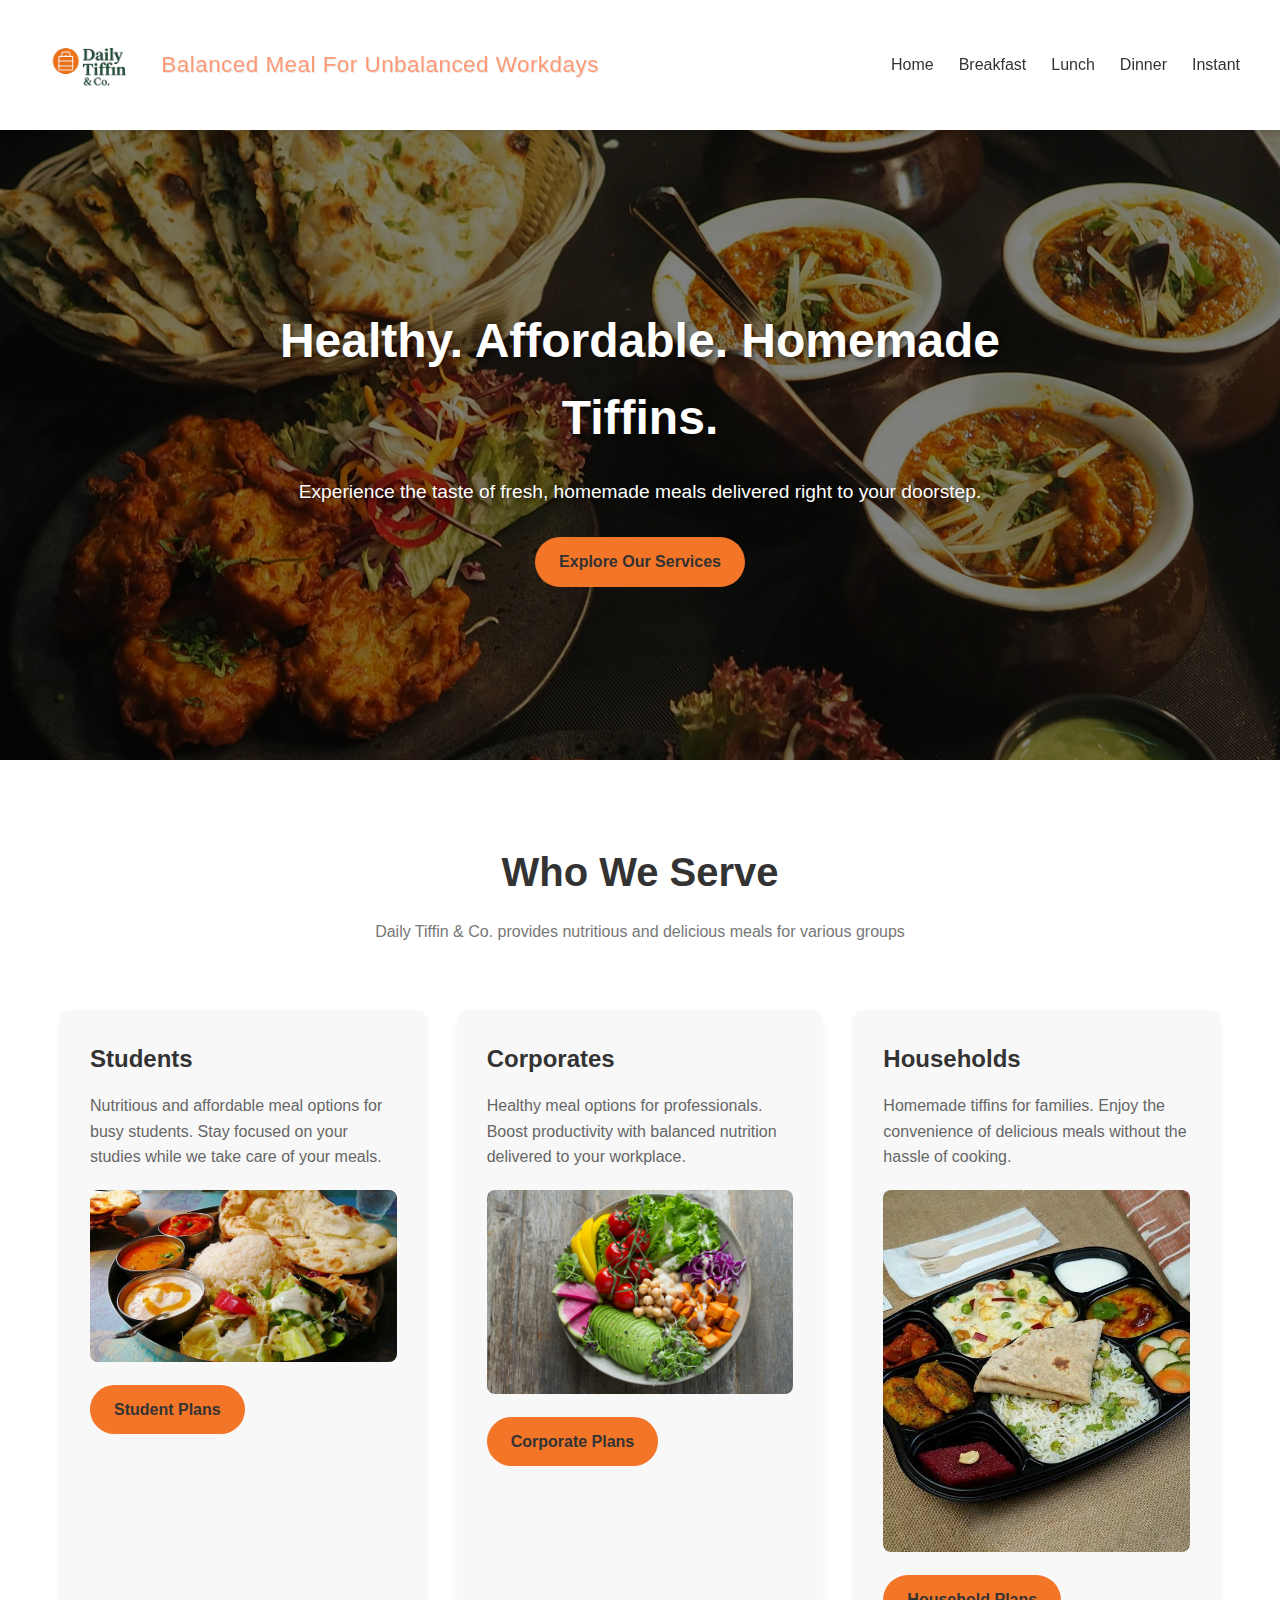
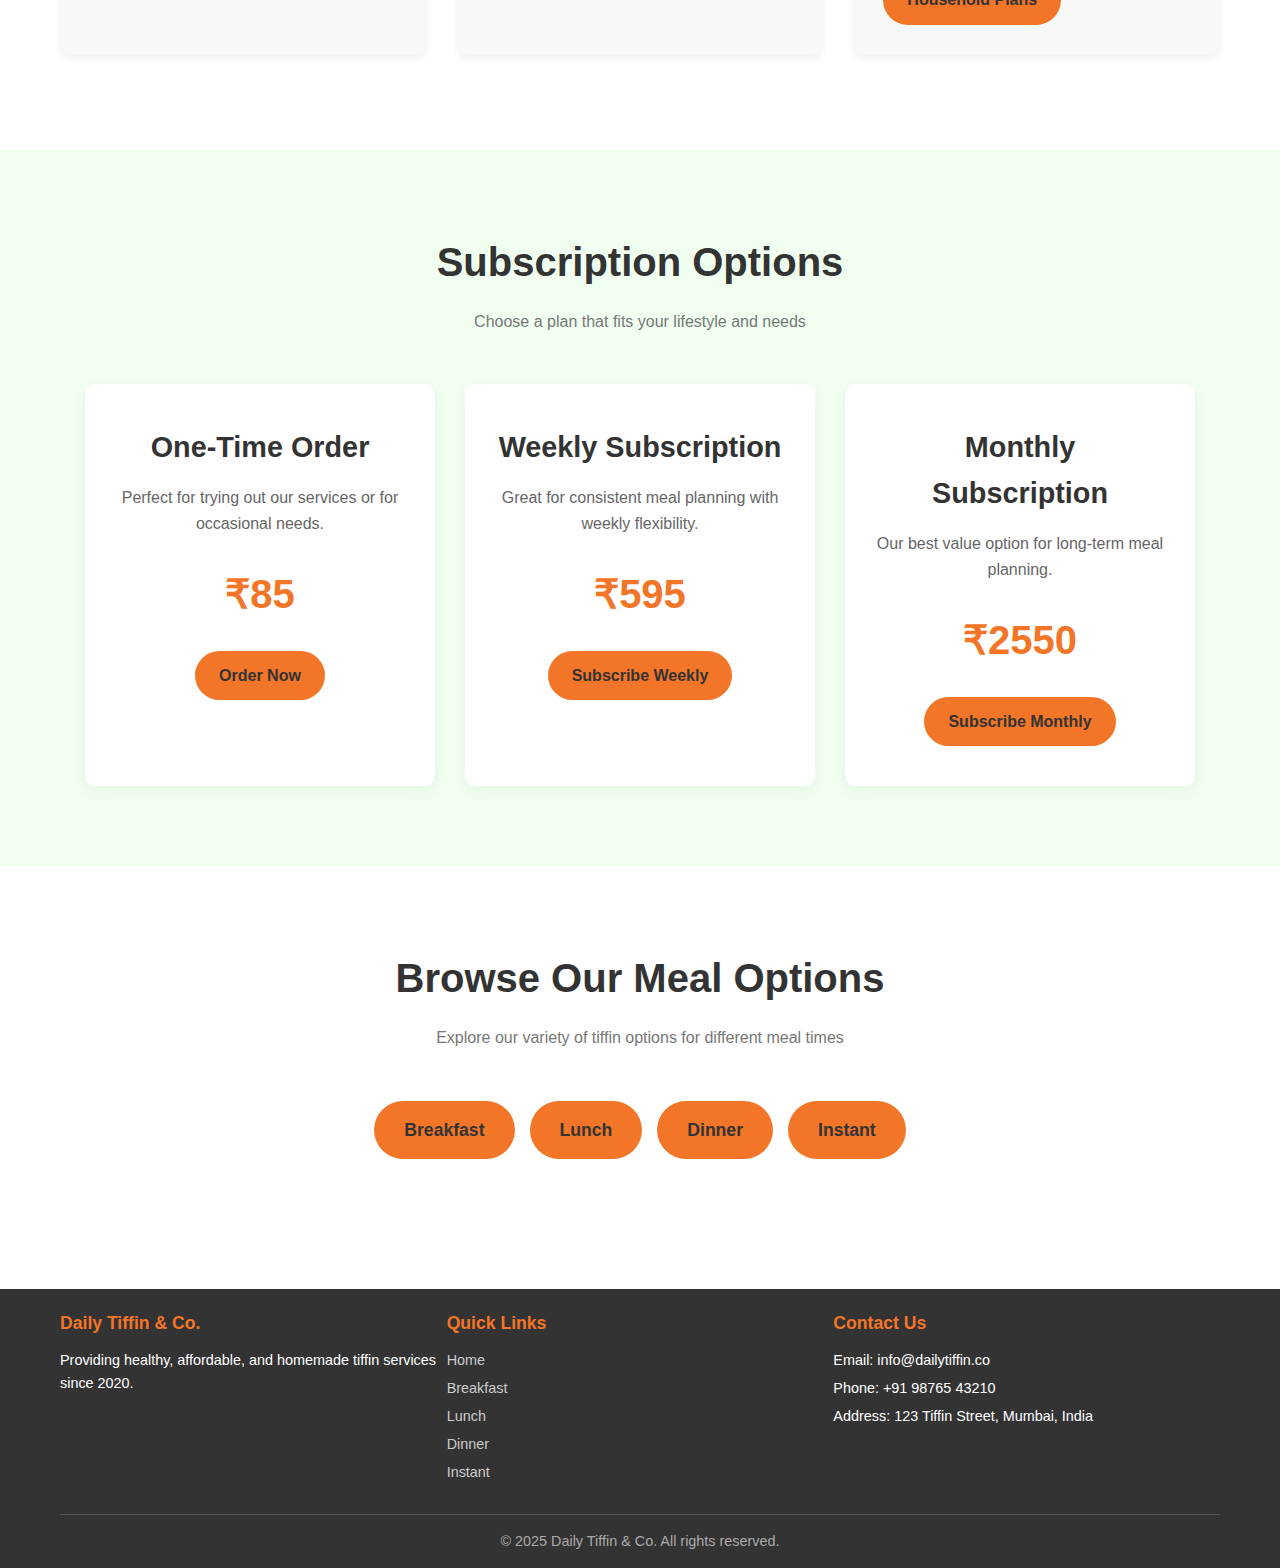
<file: index.html>
<!DOCTYPE html>
<html lang="en">
<head>
    <meta charset="UTF-8">
    <meta name="viewport" content="width=device-width, initial-scale=1.0">
    <title>Daily Tiffin & Co. - Healthy, Affordable, Homemade Tiffins</title>
    <link rel="stylesheet" href="css/styles.css">
</head>
<body>
    <!-- Header Section -->
    <header>
        <div class="container header-container">
            <img src="assets/Daily_Tiffin_226x223.png" alt="Daily Tiffin & Co. Logo" class="logo">
            <div class="tagline">Balanced Meal For Unbalanced Workdays</div>
            <button class="mobile-menu-btn">☰</button>
            <nav>
                <ul>
                    <li><a href="index.html">Home</a></li>
                    <li><a href="breakfast.html">Breakfast</a></li>
                    <li><a href="lunch.html">Lunch</a></li>
                    <li><a href="dinner.html">Dinner</a></li>
                    <li><a href="instant.html">Instant</a></li>
                </ul>
            </nav>
        </div>
    </header>

    <!-- Hero Section -->
    <section class="hero">
        <img src="assets/banner 1.jpg" alt="Delicious Tiffin Meals" class="hero-img">
        <div class="hero-content">
            <h1>Healthy. Affordable. Homemade Tiffins.</h1>
            <p>Experience the taste of fresh, homemade meals delivered right to your doorstep.</p>
            <a href="#target-groups" class="btn">Explore Our Services</a>
        </div>
    </section>

    <!-- Target Groups Section -->
    <section id="target-groups" class="section">
        <div class="container">
            <div class="section-title">
                <h2>Who We Serve</h2>
                <p>Daily Tiffin & Co. provides nutritious and delicious meals for various groups</p>
            </div>
            <div class="target-groups">
                <div class="target-group-card">
                    <h3>Students</h3>
                    <p>Nutritious and affordable meal options for busy students. Stay focused on your studies while we take care of your meals.</p>
                    <img src="assets/regular meal.jpeg" alt="Student Tiffin" style="width: 100%; border-radius: 8px; margin-bottom: 15px;">
                    <a href="#" class="btn">Student Plans</a>
                </div>
                <div class="target-group-card">
                    <h3>Corporates</h3>
                    <p>Healthy meal options for professionals. Boost productivity with balanced nutrition delivered to your workplace.</p>
                    <img src="assets/healthy meal.jpg" alt="Corporate Tiffin" style="width: 100%; border-radius: 8px; margin-bottom: 15px;">
                    <a href="#" class="btn">Corporate Plans</a>
                </div>
                <div class="target-group-card">
                    <h3>Households</h3>
                    <p>Homemade tiffins for families. Enjoy the convenience of delicious meals without the hassle of cooking.</p>
                    <img src="assets/veg thali.jpg" alt="Household Tiffin" style="width: 100%; border-radius: 8px; margin-bottom: 15px;">
                    <a href="#" class="btn">Household Plans</a>
                </div>
            </div>
        </div>
    </section>

    <!-- Subscription Options Section -->
    <section class="section subscription-options">
        <div class="container">
            <div class="section-title">
                <h2>Subscription Options</h2>
                <p>Choose a plan that fits your lifestyle and needs</p>
            </div>
            <div class="options-container">
                <div class="option-card">
                    <h3>One-Time Order</h3>
                    <p>Perfect for trying out our services or for occasional needs.</p>
                    <div class="price">₹85</div>
                    <a href="Cart.html" class="btn">Order Now</a>
                </div>
                <div class="option-card">
                    <h3>Weekly Subscription</h3>
                    <p>Great for consistent meal planning with weekly flexibility.</p>
                    <div class="price">₹595</div>
                    <a href="Cart.html" class="btn">Subscribe Weekly</a>
                </div>
                <div class="option-card">
                    <h3>Monthly Subscription</h3>
                    <p>Our best value option for long-term meal planning.</p>
                    <div class="price">₹2550</div>
                    <a href="Cart.html" class="btn">Subscribe Monthly</a>
                </div>
            </div>
        </div>
    </section>

    <!-- Meal Navigation Section -->
    <section class="section">
        <div class="container">
            <div class="section-title">
                <h2>Browse Our Meal Options</h2>
                <p>Explore our variety of tiffin options for different meal times</p>
            </div>
            <div class="meal-nav">
                <a href="breakfast.html" class="btn meal-nav-btn">Breakfast</a>
                <a href="lunch.html" class="btn meal-nav-btn">Lunch</a>
                <a href="dinner.html" class="btn meal-nav-btn">Dinner</a>
                <a href="instant.html" class="btn meal-nav-btn">Instant</a>
            </div>
        </div>
    </section>

    <!-- Footer Section -->
    <footer>
        <div class="container footer-container">
            <div class="footer-column">
                <h3>Daily Tiffin & Co.</h3>
                <p>Providing healthy, affordable, and homemade tiffin services since 2020.</p>
            </div>
            <div class="footer-column">
                <h3>Quick Links</h3>
                <ul>
                    <li><a href="index.html">Home</a></li>
                    <li><a href="breakfast.html">Breakfast</a></li>
                    <li><a href="lunch.html">Lunch</a></li>
                    <li><a href="dinner.html">Dinner</a></li>
                    <li><a href="instant.html">Instant</a></li>
                </ul>
            </div>
            <div class="footer-column">
                <h3>Contact Us</h3>
                <ul>
                    <li>Email: info@dailytiffin.co</li>
                    <li>Phone: +91 98765 43210</li>
                    <li>Address: 123 Tiffin Street, Mumbai, India</li>
                </ul>
            </div>
        </div>
        <div class="container">
            <div class="copyright">
                <p>&copy; 2025 Daily Tiffin & Co. All rights reserved.</p>
            </div>
        </div>
    </footer>
    <script src="js/script.js"></script>
</body>
</html>
</file>
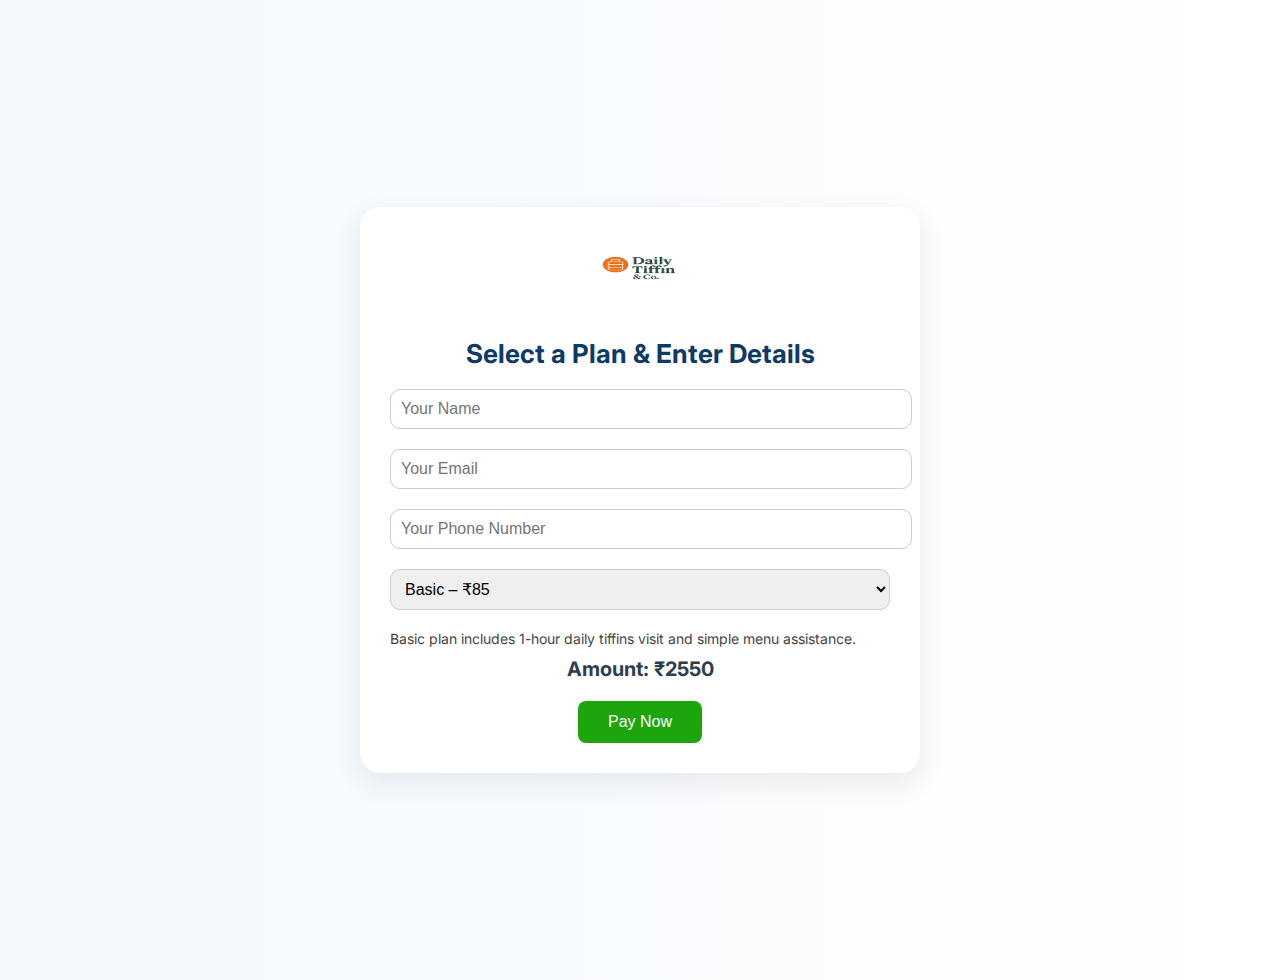
<file: Cart.html>
<!DOCTYPE html>
<html lang="en">
<head>
  <meta charset="UTF-8" />
  <meta name="viewport" content="width=device-width, initial-scale=1.0"/>
  <title>Payment | Daily Tiffins</title>
  <link href="https://fonts.googleapis.com/css2?family=Inter:wght@400;600&display=swap" rel="stylesheet">
  <style>
    body {
      font-family: 'Inter', sans-serif;
      background: linear-gradient(to right, #f3f8fd, #ffffff);
      display: flex;
      justify-content: center;
      align-items: center;
      min-height: 100vh;
      padding: 2rem;
    }

    .card {
      background: #fff;
      border-radius: 20px;
      box-shadow: 0 10px 30px rgba(0, 0, 0, 0.08);
      max-width: 500px;
      width: 100%;
      padding: 30px;
      text-align: center;
    }

    h2 {
      font-size: 26px;
      color: #0d3b66;
      margin-bottom: 10px;
    }

    .logo img {
      height: 60px;
      margin-bottom: 15px;
    }

    input, select {
      padding: 10px;
      width: 100%;
      margin: 10px 0;
      border-radius: 10px;
      border: 1px solid #ccc;
      font-size: 16px;
    }

    .btn-pay {
      padding: 12px 30px;
      font-size: 16px;
      background-color: #1ca60c;
      color: white;
      border: none;
      border-radius: 8px;
      cursor: pointer;
      margin-top: 20px;
      transition: background 0.3s ease;
    }

    .btn-pay:hover {
      background-color: #0056b3;
    }

    .plan-description {
      font-size: 14px;
      color: #444;
      text-align: left;
      margin-top: 10px;
    }

    .price-display {
      margin-top: 10px;
      font-size: 20px;
      font-weight: bold;
      color: #2c3e50;
    }
  </style>
</head>
<body>

  <div class="card">
    <div class="logo">
      <img src="assets/Daily_Tiffin_226x223.png" height="400" width="100" alt="Daily tiffins logo">
    </div>
    <h2>Select a Plan & Enter Details</h2>

    <input type="text" id="name" placeholder="Your Name" required />
    <input type="email" id="email" placeholder="Your Email" required />
    <input type="tel" id="phone" placeholder="Your Phone Number" required />

    <select id="plan-select" onchange="updatePrice()">
      <option value="85">Basic – ₹85</option>
      <option value="120">Basic – ₹120</option>
      <option value="595">Premium – ₹595</option>
      <option value="2550">Elite –  ₹2550</option>
      <option value="120">Basic –  ₹120</option>
      <option value="100">Basic –  ₹100</option>
      <option value="150">Basic–  ₹150</option>
      <option value="150">Basic –  ₹150</option>
      <option value="180">Basic –  ₹180</option>
      <option value="200">Basic–  ₹200</option>
      <option value="140">Basic –  ₹140</option>

      <option value="190">Basic – ₹190</option>
      <option value="210">Basic –₹210</option>
      <option value="130">Basic –₹130</option>
      <option value="210">Basic –₹160</option>  
       <option value="210">Basic –₹180</option>

    
    </select>

    <div class="plan-description" id="plan-description">
      Basic plan includes 1-hour daily tiffins visit and simple menu assistance.
    </div>

    <div class="price-display">Amount: ₹<span id="price-display">2550</span></div>

    <button class="btn-pay" onclick="payNow()">Pay Now</button>
  </div>

  <!-- Razorpay Script -->
  <script src="https://checkout.razorpay.com/v1/checkout.js"></script>
  <script>
    const descriptions = {
      '85': 'One-Time Order',
      '120': 'Basic plan includes 1-hour home chef visit and simple menu assistance.',
      '595': 'Weekly Subscription Great for consistent meal planning with weekly flexibility.',
      '2550': 'Monthly Subscription Our best value option for long-term meal planning..',
      '120': 'Premium Veg Breakfast',
      '100': 'Light Breakfast Combo',
       '150': 'Deluxe Breakfast Thali',
        '150': 'Standard Veg Lunch Thali',
         '180': 'Executive Lunch Box',
          '200': 'Non-Veg Lunch Special',
           '140': 'Light Dinner Thali',
            '190': 'Premium Dinner Box',
             '210': 'Non-Veg Dinner Special',
          
              '130': 'Quick Breakfast Box',
              '160': 'Instant Lunch Combo',
              '180': 'Quick Non-Veg Meal'
           
            
  
   
    };

    function updatePrice() {
      const select = document.getElementById("plan-select");
      const price = select.value;
      document.getElementById("price-display").innerText = price;
      document.getElementById("plan-description").innerText = descriptions[price];
    }

    function payNow() {
      const name = document.getElementById("name").value.trim();
      const email = document.getElementById("email").value.trim();
      const phone = document.getElementById("phone").value.trim();
      const amount = parseInt(document.getElementById("plan-select").value) * 100;

      if (!name || !email || !phone) {
        alert("Please fill all the details before proceeding.");
        return;
      }

      const options = {
        key: "rzp_live_gD6D6uqNgr07Xx", 
        amount: amount,
        currency: "INR",
        name: "BistroConnect",
        description: "Service Plan Payment",
        image: "https://yourdomain.com/assests/",
        handler: function (response) {
          alert("✅ Payment Successful!\nPayment ID: " + response.razorpay_payment_id);
        },
        prefill: {
          name: name,
          email: email,
          contact: phone
        },
        theme: {
          color: "#007bff"
        }
      };

      const rzp = new Razorpay(options);
      rzp.open();
    }
  </script>

</body>
</html>
</file>
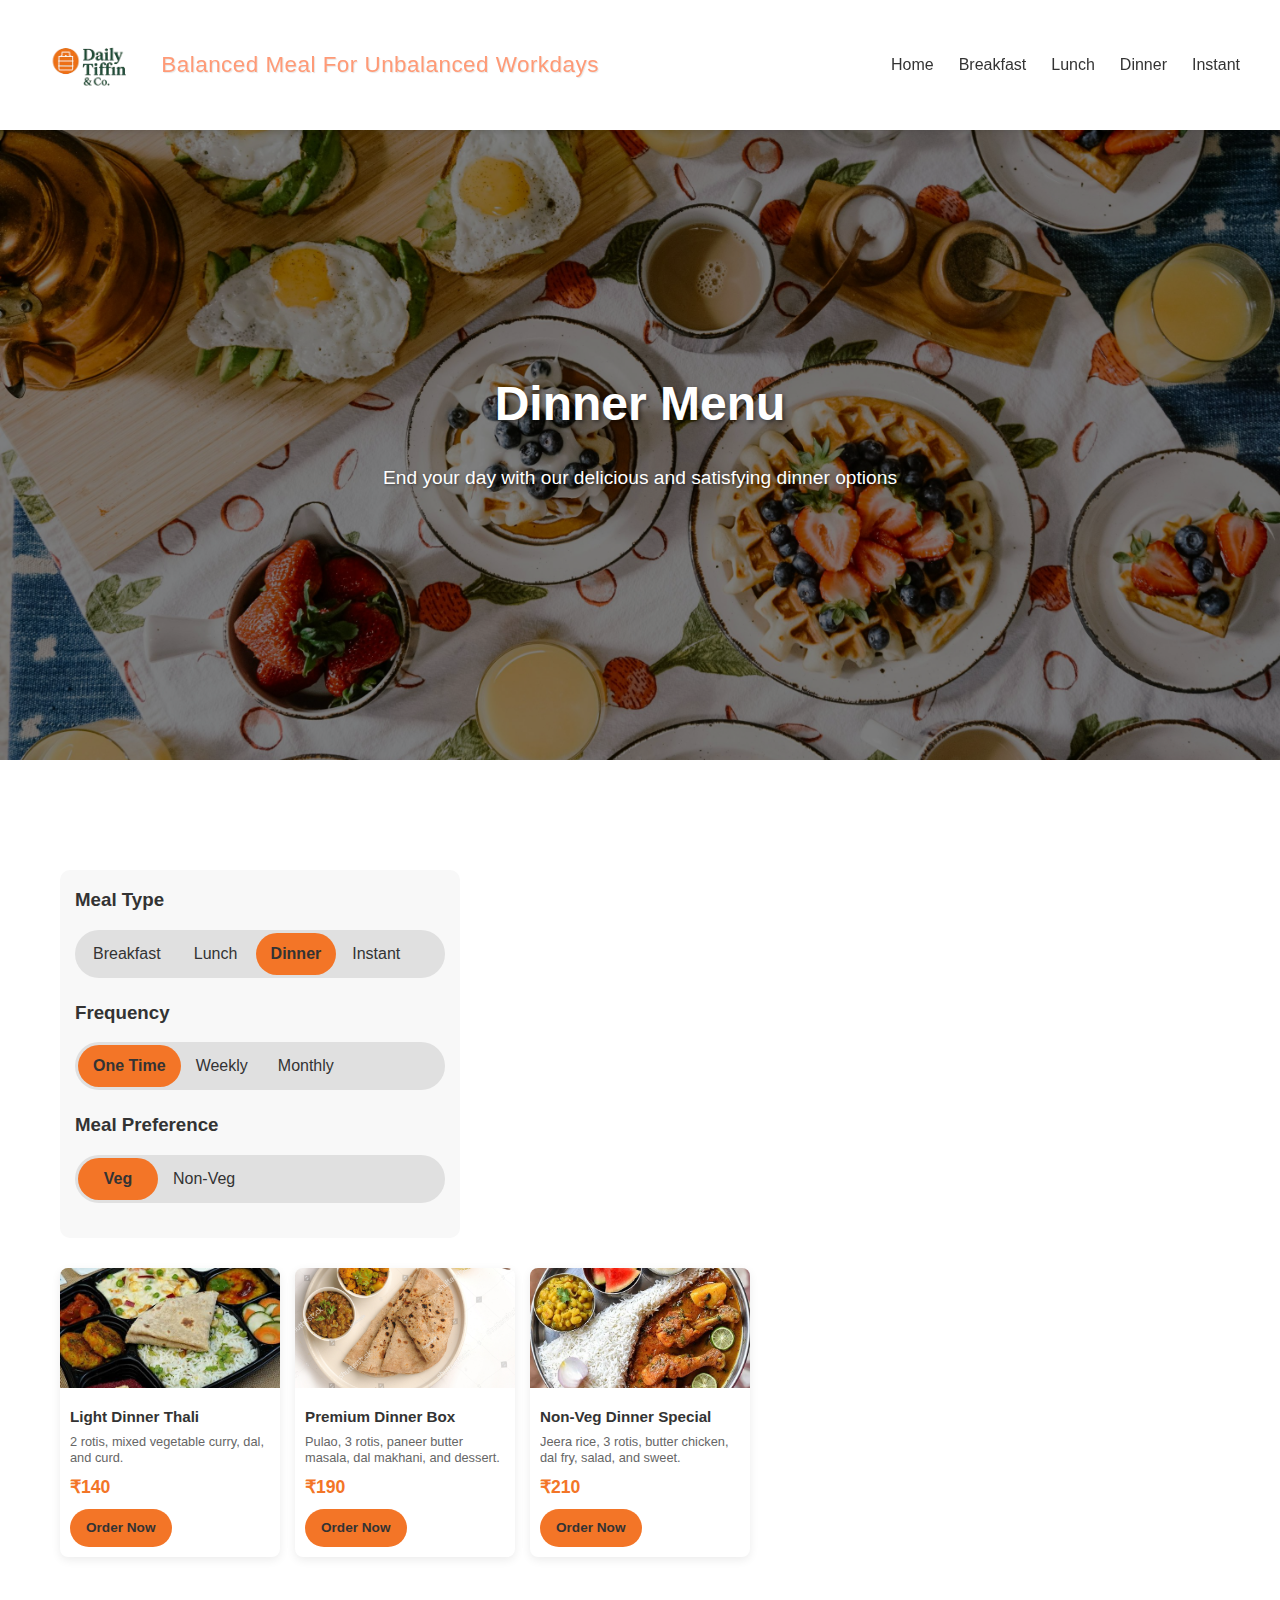
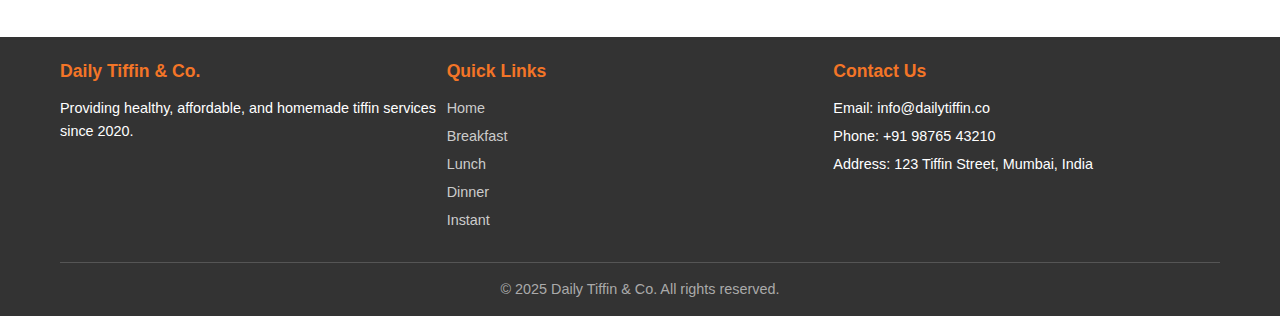
<file: dinner.html>
<!DOCTYPE html>
<html lang="en">
<head>
    <meta charset="UTF-8">
    <meta name="viewport" content="width=device-width, initial-scale=1.0">
    <title>Dinner Menu - Daily Tiffin & Co.</title>
    <link rel="stylesheet" href="css/styles.css">
</head>
<body>
    <!-- Header Section -->
    <header>
        <div class="container header-container">
            <img src="assets/Daily_Tiffin_226x223.png" alt="Daily Tiffin & Co. Logo" class="logo">
            <div class="tagline">Balanced Meal For Unbalanced Workdays</div>
            <button class="mobile-menu-btn">☰</button>
            <nav>
                <ul>
                    <li><a href="index.html">Home</a></li>
                    <li><a href="breakfast.html">Breakfast</a></li>
                    <li><a href="lunch.html">Lunch</a></li>
                    <li><a href="dinner.html">Dinner</a></li>
                    <li><a href="instant.html">Instant</a></li>
                </ul>
            </nav>
        </div>
    </header>

    <!-- Page Banner -->
    <section class="hero" style="height: 70vh;">
        <img src="assets/banner 4.jpg" alt="Dinner Banner" class="hero-img">
        <div class="hero-content">
            <h1>Dinner Menu</h1>
            <p>End your day with our delicious and satisfying dinner options</p>
        </div>
    </section>

    <!-- Toggle Section -->
    <section class="section">
        <div class="container">
            <div class="toggle-container">
                <!-- Meal Type Toggle -->
                <div class="toggle-section">
                    <h3>Meal Type</h3>
                    <div class="toggle-options">
                        <div class="toggle-option">Breakfast</div>
                        <div class="toggle-option">Lunch</div>
                        <div class="toggle-option active">Dinner</div>
                        <div class="toggle-option">Instant</div>
                    </div>
                </div>

                <!-- Frequency Toggle -->
                <div class="toggle-section">
                    <h3>Frequency</h3>
                    <div class="toggle-options">
                        <div class="toggle-option active">One Time</div>
                        <div class="toggle-option">Weekly</div>
                        <div class="toggle-option">Monthly</div>
                    </div>
                </div>

                <!-- Meal Preference Toggle -->
                <div class="toggle-section">
                    <h3>Meal Preference</h3>
                    <div class="toggle-options">
                        <div class="toggle-option active">Veg</div>
                        <div class="toggle-option">Non-Veg</div>
                    </div>
                </div>
            </div>

            <!-- Meal Cards -->
            <div class="meal-cards">
                <div class="meal-card">
                    <img src="assets/veg thali.jpg" alt="Light Dinner Thali" class="meal-img">
                    <div class="meal-content">
                        <h3 class="meal-title">Light Dinner Thali</h3>
                        <p class="meal-description">2 rotis, mixed vegetable curry, dal, and curd.</p>
                        <div class="meal-price">₹140</div>
                        <a href="Cart.html" class="btn">Order Now</a>
                    </div>
                </div>

                <div class="meal-card">
                    <img src="assets/veg thali simple.jpg" alt="Premium Dinner Box" class="meal-img">
                    <div class="meal-content">
                        <h3 class="meal-title">Premium Dinner Box</h3>
                        <p class="meal-description">Pulao, 3 rotis, paneer butter masala, dal makhani, and dessert.</p>
                        <div class="meal-price">₹190</div>
                        <a href="Cart.html" class="btn">Order Now</a>
                    </div>
                </div>

                <div class="meal-card">
                    <img src="assets/non veg thali.jpg" alt="Non-Veg Dinner Special" class="meal-img">
                    <div class="meal-content">
                        <h3 class="meal-title">Non-Veg Dinner Special</h3>
                        <p class="meal-description">Jeera rice, 3 rotis, butter chicken, dal fry, salad, and sweet.</p>
                        <div class="meal-price">₹210</div>
                        <a href="Cart.html" class="btn">Order Now</a>
                    </div>
                </div>
            </div>
        </div>
    </section>

    <!-- Footer Section -->
    <footer>
        <div class="container footer-container">
            <div class="footer-column">
                <h3>Daily Tiffin & Co.</h3>
                <p>Providing healthy, affordable, and homemade tiffin services since 2020.</p>
            </div>
            <div class="footer-column">
                <h3>Quick Links</h3>
                <ul>
                    <li><a href="index.html">Home</a></li>
                    <li><a href="breakfast.html">Breakfast</a></li>
                    <li><a href="lunch.html">Lunch</a></li>
                    <li><a href="dinner.html">Dinner</a></li>
                    <li><a href="instant.html">Instant</a></li>
                </ul>
            </div>
            <div class="footer-column">
                <h3>Contact Us</h3>
                <ul>
                    <li>Email: info@dailytiffin.co</li>
                    <li>Phone: +91 98765 43210</li>
                    <li>Address: 123 Tiffin Street, Mumbai, India</li>
                </ul>
            </div>
        </div>
        <div class="container">
            <div class="copyright">
                <p>&copy; 2025 Daily Tiffin & Co. All rights reserved.</p>
            </div>
        </div>
    </footer>
    <script src="js/script.js"></script>
</body>
</html>
</file>
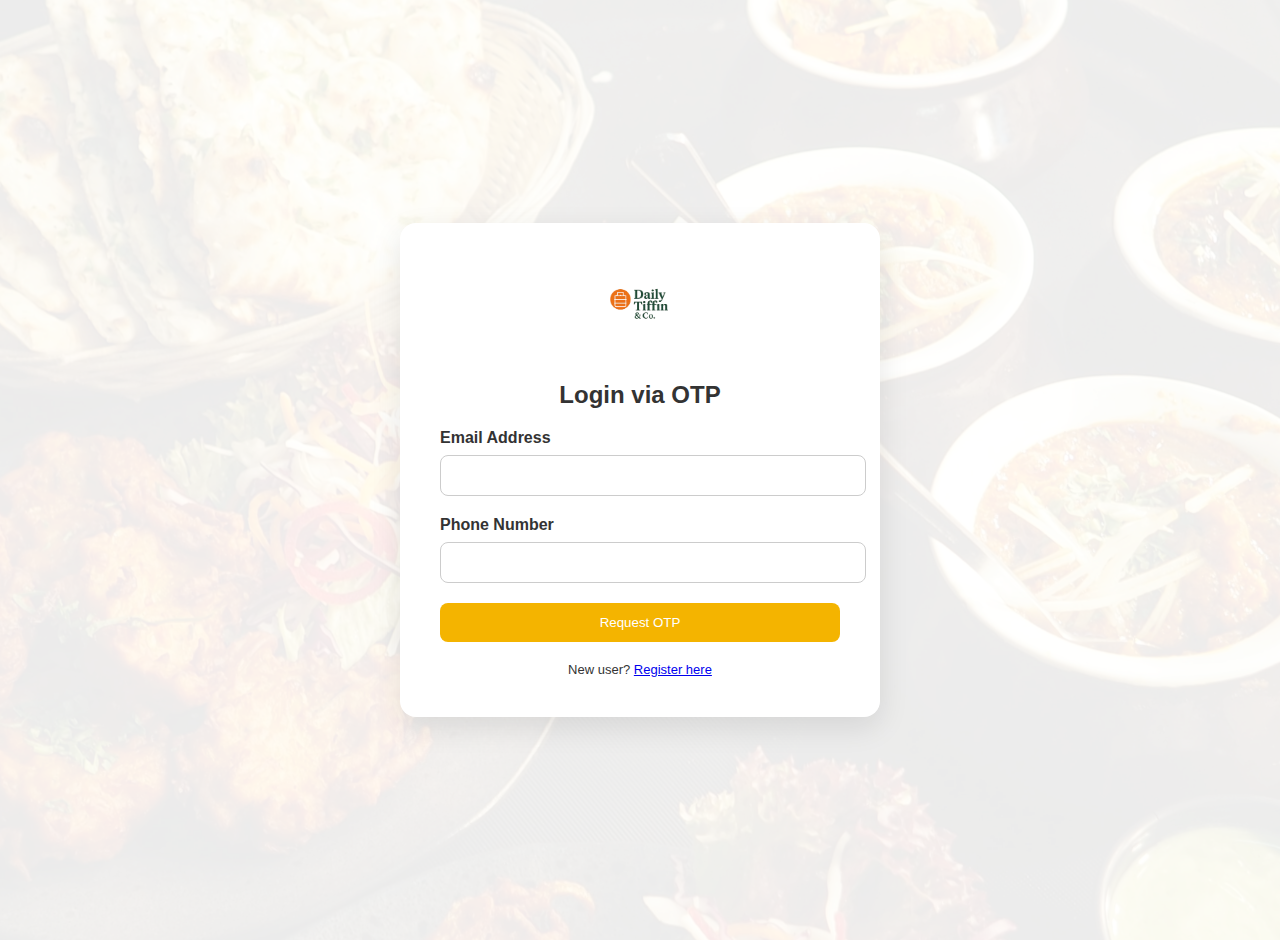
<file: login.html>
<!DOCTYPE html>
<html lang="en">
<head>
  <meta charset="UTF-8">
  <title>Login | Daily Tiffin & Co.</title>
  <meta name="viewport" content="width=device-width, initial-scale=1.0">
  <style>
    body {
      margin: 0;
      font-family: 'Montserrat', sans-serif;
      background: url('assets/banner 1.jpg') no-repeat center center/cover;
      color: #333;
    }
    .overlay {
      background-color: rgba(255, 255, 255, 0.92);
      min-height: 100vh;
      display: flex;
      justify-content: center;
      align-items: center;
      padding: 20px;
    }
    .register-box {
      background-color: #fff;
      padding: 40px;
      border-radius: 16px;
      box-shadow: 0 10px 30px rgba(0,0,0,0.1);
      max-width: 400px;
      width: 100%;
      text-align: center;
    }
    .form-group {
      text-align: left;
      margin-bottom: 20px;
    }
    label {
      display: block;
      margin-bottom: 8px;
      font-weight: 600;
    }
    input {
      width: 100%;
      padding: 12px;
      border: 1px solid #ccc;
      border-radius: 8px;
    }
    .submit-btn {
      background-color: #f4b400;
      color: #fff;
      border: none;
      padding: 12px;
      border-radius: 8px;
      width: 100%;
      cursor: pointer;
    }
    .submit-btn:hover {
      background-color: #e09b00;
    }
    .footer-note {
      margin-top: 20px;
      font-size: 13px;
    }
    .message {
      margin-top: 20px;
      padding: 10px;
      border-radius: 8px;
    }
    .success { background-color: #d4edda; color: #155724; }
    .error { background-color: #f8d7da; color: #721c24; }
  </style>
</head>
<body>
<div class="overlay">
  <div class="register-box">
    <img src="assets/Daily_Tiffin_226x223.png" alt="Logo" style="width: 80px; margin-bottom: 15px;">
    <h2>Login via OTP</h2>
    <form id="loginForm">
      <div class="form-group">
        <label for="email">Email Address</label>
        <input type="email" id="email" required>
      </div>
      <div class="form-group">
        <label for="phone">Phone Number</label>
        <input type="tel" id="phone" required>
      </div>
      <button type="submit" class="submit-btn">Request OTP</button>
    </form>
    <form id="otpForm" style="display:none; margin-top: 20px;">
      <div class="form-group">
        <label for="otp">Enter OTP</label>
        <input type="text" id="otp" maxlength="6" required>
      </div>
      <button type="submit" class="submit-btn">Verify OTP</button>
    </form>
    <div class="footer-note">
      New user? <a href="registration.html">Register here</a>
    </div>
    <div id="messageBox" class="message" style="display: none;"></div>
  </div>
</div>
<script>
  document.addEventListener('DOMContentLoaded', function () {
    const loginForm = document.getElementById('loginForm');
    const otpForm = document.getElementById('otpForm');
    const messageBox = document.getElementById('messageBox');
    loginForm.addEventListener('submit', function (e) {
      e.preventDefault();
      const email = document.getElementById('email').value.trim();
      const phone = document.getElementById('phone').value.trim();
      fetch('login_request_otp.php', {
        method: 'POST',
        headers: { 'Content-Type': 'application/json' },
        body: JSON.stringify({ email, phone })
      })
        .then(response => response.json())
        .then(data => {
          messageBox.textContent = data.message;
          messageBox.className = 'message ' + (data.success ? 'success' : 'error');
          messageBox.style.display = 'block';
          if (data.success) {
            loginForm.style.display = 'none';
            otpForm.style.display = 'block';
            if (data.otp_debug) alert("Your OTP is: " + data.otp_debug);
          }
        })
        .catch(() => {
          messageBox.textContent = 'Something went wrong while requesting OTP.';
          messageBox.className = 'message error';
          messageBox.style.display = 'block';
        });
    });
    otpForm.addEventListener('submit', function (e) {
      e.preventDefault();
      const otp = document.getElementById('otp').value.trim();
      fetch('login_verify_otp.php', {
        method: 'POST',
        headers: { 'Content-Type': 'application/json' },
        body: JSON.stringify({ otp })
      })
        .then(response => response.json())
        .then(data => {
          messageBox.textContent = data.message;
          messageBox.className = 'message ' + (data.success ? 'success' : 'error');
          messageBox.style.display = 'block';
          if (data.success) {
            setTimeout(() => window.location.href = 'dashboard.php', 1500);
          }
        })
        .catch(() => {
          messageBox.textContent = 'OTP verification failed.';
          messageBox.className = 'message error';
          messageBox.style.display = 'block';
        });
    });
  });
</script>
</body>
</html>
</file>
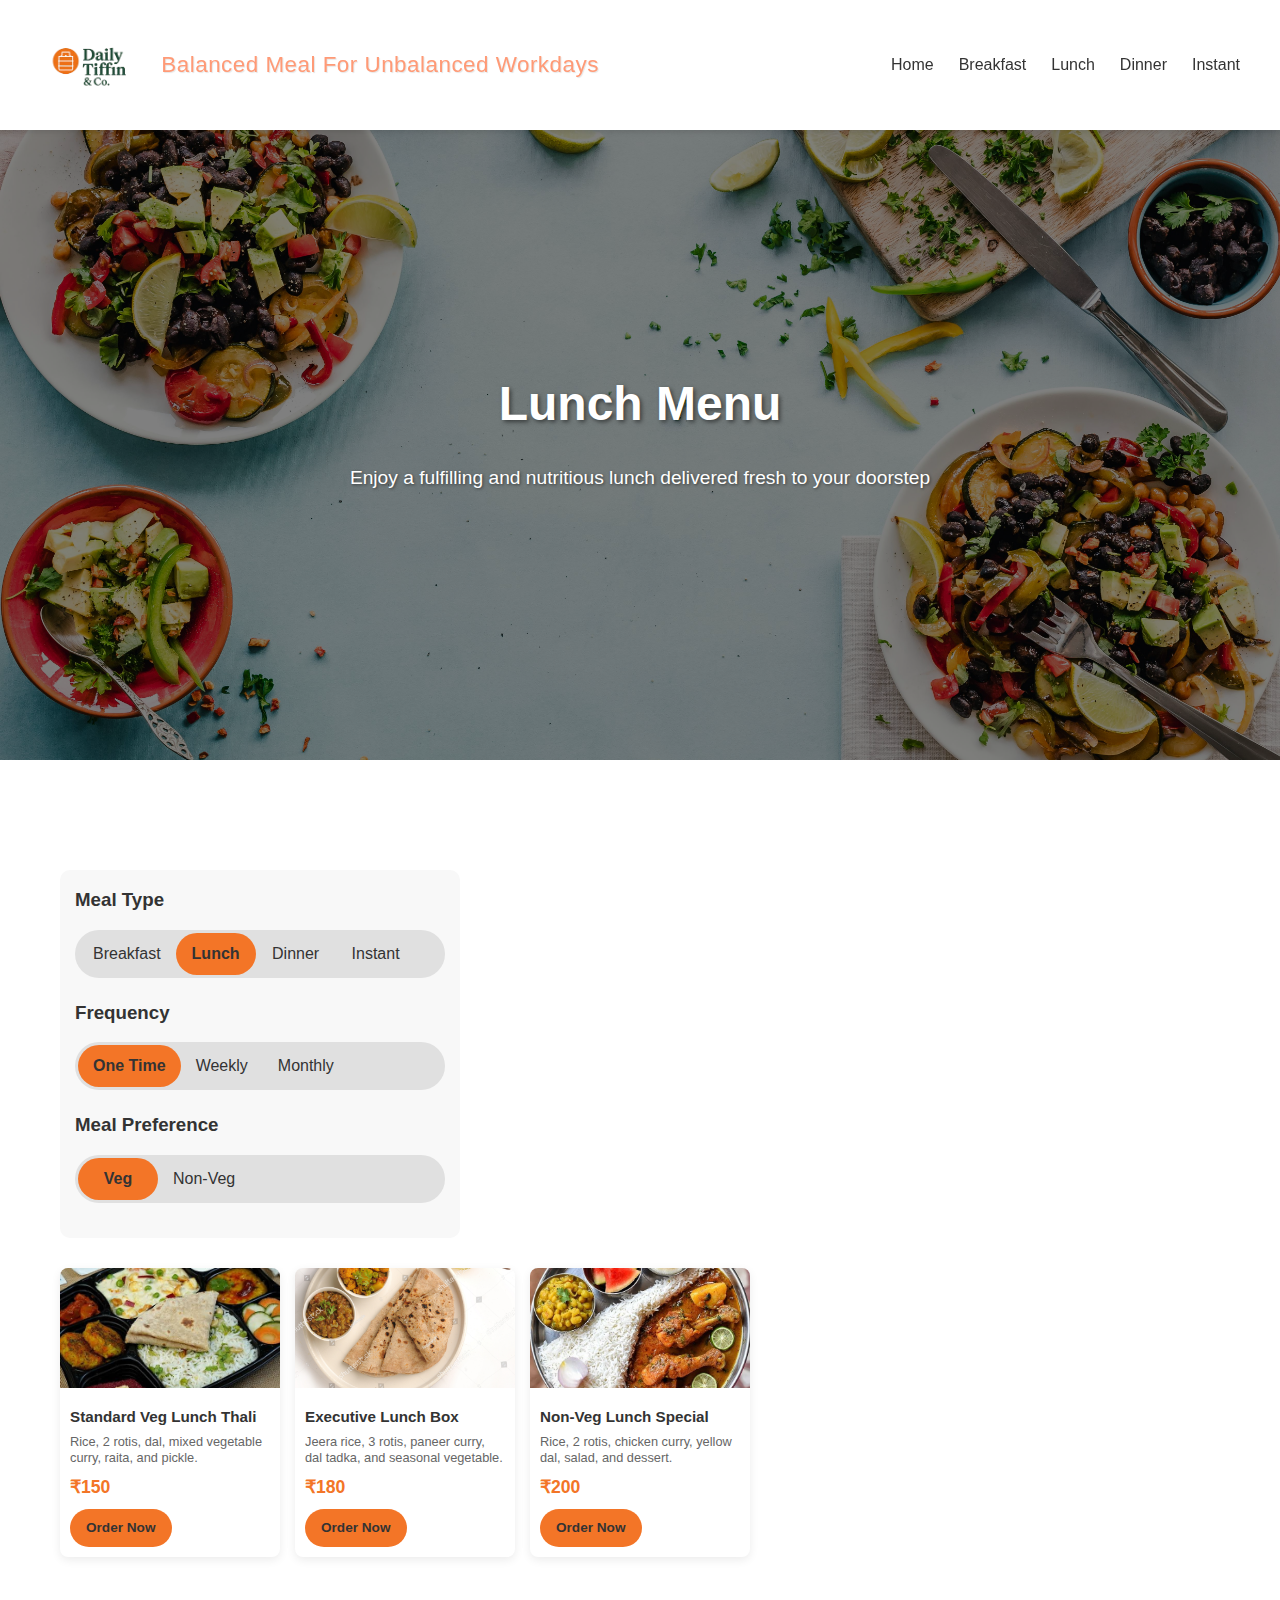
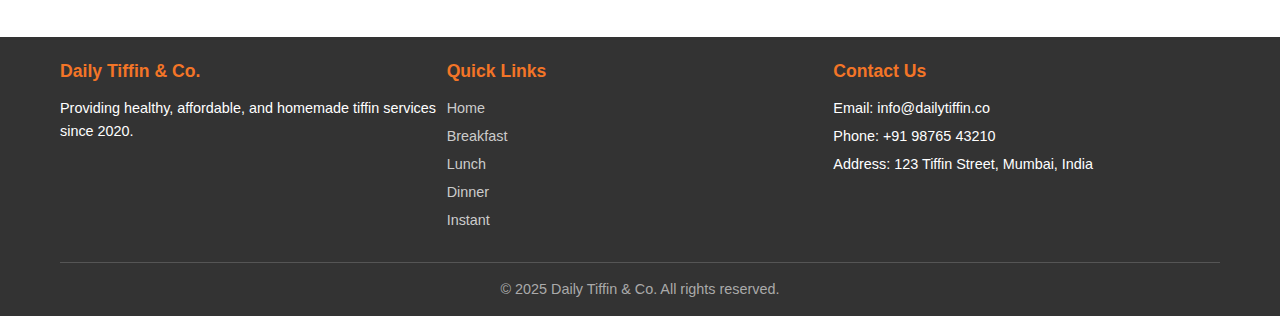
<file: lunch.html>
<!DOCTYPE html>
<html lang="en">
<head>
    <meta charset="UTF-8">
    <meta name="viewport" content="width=device-width, initial-scale=1.0">
    <title>Lunch Menu - Daily Tiffin & Co.</title>
    <link rel="stylesheet" href="css/styles.css">
</head>
<body>
    <!-- Header Section -->
    <header>
        <div class="container header-container">
            <img src="assets/Daily_Tiffin_226x223.png" alt="Daily Tiffin & Co. Logo" class="logo">
            <div class="tagline">Balanced Meal For Unbalanced Workdays</div>
            <button class="mobile-menu-btn">☰</button>
            <nav>
                <ul>
                    <li><a href="index.html">Home</a></li>
                    <li><a href="breakfast.html">Breakfast</a></li>
                    <li><a href="lunch.html">Lunch</a></li>
                    <li><a href="dinner.html">Dinner</a></li>
                    <li><a href="instant.html">Instant</a></li>
                </ul>
            </nav>
        </div>
    </header>

    <!-- Page Banner -->
    <section class="hero" style="height: 70vh;">
        <img src="assets/banner 3.jpeg" alt="Lunch Banner" class="hero-img">
        <div class="hero-content">
            <h1>Lunch Menu</h1>
            <p>Enjoy a fulfilling and nutritious lunch delivered fresh to your doorstep</p>
        </div>
    </section>

    <!-- Toggle Section -->
    <section class="section">
        <div class="container">
            <div class="toggle-container">
                <!-- Meal Type Toggle -->
                <div class="toggle-section">
                    <h3>Meal Type</h3>
                    <div class="toggle-options">
                        <div class="toggle-option">Breakfast</div>
                        <div class="toggle-option active">Lunch</div>
                        <div class="toggle-option">Dinner</div>
                        <div class="toggle-option">Instant</div>
                    </div>
                </div>

                <!-- Frequency Toggle -->
                <div class="toggle-section">
                    <h3>Frequency</h3>
                    <div class="toggle-options">
                        <div class="toggle-option active">One Time</div>
                        <div class="toggle-option">Weekly</div>
                        <div class="toggle-option">Monthly</div>
                    </div>
                </div>

                <!-- Meal Preference Toggle -->
                <div class="toggle-section">
                    <h3>Meal Preference</h3>
                    <div class="toggle-options">
                        <div class="toggle-option active">Veg</div>
                        <div class="toggle-option">Non-Veg</div>
                    </div>
                </div>
            </div>

            <!-- Meal Cards -->
            <div class="meal-cards">
                <div class="meal-card">
                    <img src="assets/veg thali.jpg" alt="Standard Veg Lunch Thali" class="meal-img">
                    <div class="meal-content">
                        <h3 class="meal-title">Standard Veg Lunch Thali</h3>
                        <p class="meal-description">Rice, 2 rotis, dal, mixed vegetable curry, raita, and pickle.</p>
                        <div class="meal-price">₹150</div>
                        <a href="Cart.html" class="btn">Order Now</a>
                    </div>
                </div>

                <div class="meal-card">
                    <img src="assets/veg thali simple.jpg" alt="Executive Lunch Box" class="meal-img">
                    <div class="meal-content">
                        <h3 class="meal-title">Executive Lunch Box</h3>
                        <p class="meal-description">Jeera rice, 3 rotis, paneer curry, dal tadka, and seasonal vegetable.</p>
                        <div class="meal-price">₹180</div>
                        <a href="Cart.html" class="btn">Order Now</a>
                    </div>
                </div>

                <div class="meal-card">
                    <img src="assets/non veg thali.jpg" alt="Non-Veg Lunch Special" class="meal-img">
                    <div class="meal-content">
                        <h3 class="meal-title">Non-Veg Lunch Special</h3>
                        <p class="meal-description">Rice, 2 rotis, chicken curry, yellow dal, salad, and dessert.</p>
                        <div class="meal-price">₹200</div>
                        <a href="Cart.html" class="btn">Order Now</a>
                    </div>
                </div>
            </div>
        </div>
    </section>

    <!-- Footer Section -->
    <footer>
        <div class="container footer-container">
            <div class="footer-column">
                <h3>Daily Tiffin & Co.</h3>
                <p>Providing healthy, affordable, and homemade tiffin services since 2020.</p>
            </div>
            <div class="footer-column">
                <h3>Quick Links</h3>
                <ul>
                    <li><a href="index.html">Home</a></li>
                    <li><a href="breakfast.html">Breakfast</a></li>
                    <li><a href="lunch.html">Lunch</a></li>
                    <li><a href="dinner.html">Dinner</a></li>
                    <li><a href="instant.html">Instant</a></li>
                </ul>
            </div>
            <div class="footer-column">
                <h3>Contact Us</h3>
                <ul>
                    <li>Email: info@dailytiffin.co</li>
                    <li>Phone: +91 98765 43210</li>
                    <li>Address: 123 Tiffin Street, Mumbai, India</li>
                </ul>
            </div>
        </div>
        <div class="container">
            <div class="copyright">
                <p>&copy; 2025 Daily Tiffin & Co. All rights reserved.</p>
            </div>
        </div>
    </footer>
    <script src="js/script.js"></script>
</body>
</html>
</file>
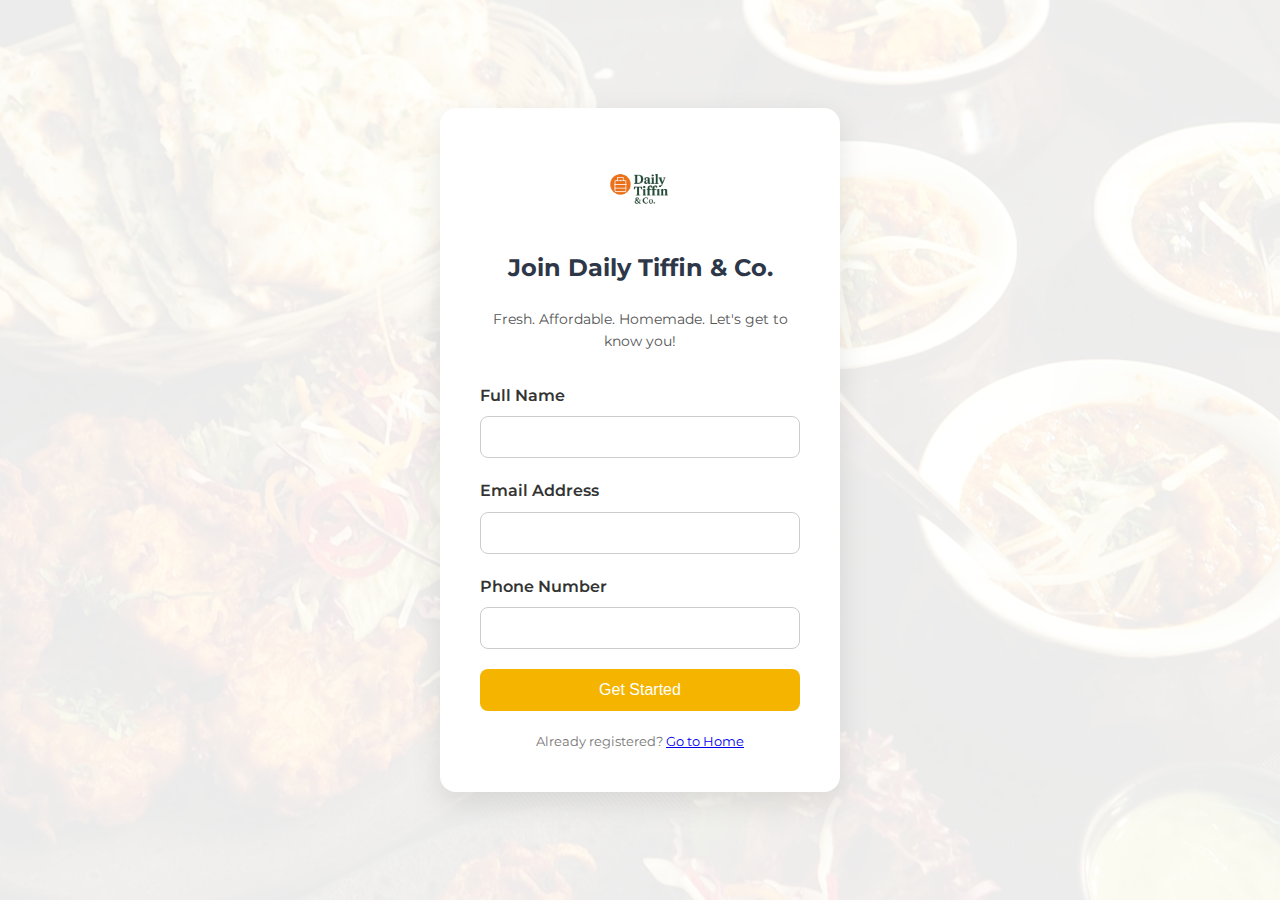
<file: registration.html>
<!DOCTYPE html>
<html lang="en">
<head>
  <meta charset="UTF-8">
  <title>Register | Daily Tiffin & Co.</title>
  <meta name="viewport" content="width=device-width, initial-scale=1.0">
  <link rel="stylesheet" href="css/styles.css">
  <link href="https://fonts.googleapis.com/css2?family=Montserrat:wght@400;600&display=swap" rel="stylesheet">
  <style>
    body {
      margin: 0;
      font-family: 'Montserrat', sans-serif;
      background: url('assets/banner\ 1.jpg') no-repeat center center/cover;
      color: #333;
    }

    .overlay {
      background-color: rgba(255, 255, 255, 0.92);
      min-height: 100vh;
      display: flex;
      justify-content: center;
      align-items: center;
      padding: 20px;
    }

    .register-box {
      background-color: #fff;
      padding: 40px;
      border-radius: 16px;
      box-shadow: 0 10px 30px rgba(0,0,0,0.1);
      max-width: 400px;
      width: 100%;
      text-align: center;
    }

    .register-box h2 {
      margin-bottom: 20px;
      color: #2d3748;
    }

    .register-box p {
      font-size: 14px;
      color: #555;
      margin-bottom: 30px;
    }

    .form-group {
      margin-bottom: 20px;
      text-align: left;
    }

    .form-group label {
      display: block;
      font-weight: 600;
      margin-bottom: 8px;
    }

    .form-group input {
      width: 100%;
      padding: 12px;
      border: 1px solid #ccc;
      border-radius: 8px;
      font-size: 14px;
    }

    .submit-btn {
      background-color: #f4b400;
      color: #fff;
      border: none;
      padding: 12px 24px;
      border-radius: 8px;
      font-size: 16px;
      cursor: pointer;
      width: 100%;
      transition: background-color 0.3s ease;
    }

    .submit-btn:hover {
      background-color: #e09b00;
    }

    .footer-note {
      margin-top: 20px;
      font-size: 13px;
      color: #777;
    }
  </style>
</head>
<body>

<div class="overlay">
  <div class="register-box">
    <img src="assets/Daily_Tiffin_226x223.png" alt="Logo" style="width: 80px; margin-bottom: 15px;">
    <h2>Join Daily Tiffin & Co.</h2>
    <p>Fresh. Affordable. Homemade. Let's get to know you!</p>
    <form id="registerForm">
      <div class="form-group">
        <label for="name">Full Name</label>
        <input type="text" id="name" required>
      </div>

      <div class="form-group">
        <label for="email">Email Address</label>
        <input type="email" id="email" required>
      </div>

      <div class="form-group">
        <label for="phone">Phone Number</label>
        <input type="tel" id="phone" required>
      </div>

      <button type="submit" class="submit-btn">Get Started</button>
    </form>
    <div class="footer-note">
      Already registered? <a href="index.html">Go to Home</a>
    </div>
  </div>
</div>

<script>
  document.getElementById('registerForm').addEventListener('submit', function(e) {
    e.preventDefault();
    localStorage.setItem('isRegistered', 'true');
    window.location.href = "index.html";
  });
</script>

</body>
</html>
</file>
<file: css/styles.css>
/* Daily Tiffin & Co. - Main Stylesheet */

/* Reset and Global Styles */
* {
  margin: 0;
  padding: 0;
  box-sizing: border-box;
}

body {
  font-family: 'Segoe UI', Tahoma, Geneva, Verdana, sans-serif;
  line-height: 1.6;
  color: #333;
}

/* Container */
.container {
  width: 100%;
  max-width: 1200px;
  margin: 0 auto;
  padding: 0 20px;
}

/* Header Styles */
header {
  background-color: #fff;
  box-shadow: 0 2px 5px rgba(0, 0, 0, 0.1);
  position: sticky;
  top: 0;
  z-index: 100;
}

.header-container {
  display: flex;
  justify-content: space-between;
  align-items: center;
  padding: 15px 0;
  flex-wrap: nowrap;
  overflow: visible;
}

.logo {
  height: 100px;
}

.tagline {
  font-family: 'Pacifico', cursive, 'Segoe UI', Tahoma, Geneva, Verdana, sans-serif;
  font-size: 1.4rem;
  font-weight: 500;
  color: #FF9A76;
  text-shadow: 1px 1px 1px rgba(0,0,0,0.1);
  margin: 0 20px;
  letter-spacing: 0.5px;
  line-height: 1.2;
  text-align: center;
}

/* Navigation */
nav {
  flex: 1;
}

nav ul {
  display: flex;
  list-style: none;
  flex-wrap: wrap;
  justify-content: flex-end;
}

nav ul li {
  margin-left: 25px;
}

nav ul li a {
  text-decoration: none;
  color: #333;
  font-weight: 500;
  transition: color 0.3s;
}

nav ul li a:hover {
  color: #e76f24;
}

.mobile-menu-btn {
  display: none;
  background: none;
  border: none;
  font-size: 1.5rem;
  font-weight: 800;
  cursor: pointer;
  color: #333;
}

.auth-links {
  margin-left: 20px;
  display: flex;
  align-items: center;
}

.auth-btn {
  display: inline-block;
  padding: 5px 10px;
  margin-left: 10px;
  background-color: #f37527;
  color: #333;
  border-radius: 4px;
  text-decoration: none;
  font-weight: bold;
}

.auth-btn:hover {
  background-color: #f37527;
}

.hidden {
  display: none !important;
}

/* Hero Section */
.hero {
  position: relative;
  height: 70vh;
  display: flex;
  align-items: center;
  justify-content: center;
  text-align: center;
  color: white;
  background-color: rgba(0, 0, 0, 0.5);
  overflow: hidden;
}

.hero-img {
  position: absolute;
  top: 0;
  left: 0;
  width: 100%;
  height: 100%;
  object-fit: cover;
  z-index: -1;
}

.hero-content {
  z-index: 1;
  max-width: 800px;
  padding: 0 20px;
}

.hero h1 {
  font-size: 3rem;
  margin-bottom: 20px;
  text-shadow: 2px 2px 4px rgba(0, 0, 0, 0.5);
}

.hero p {
  font-size: 1.2rem;
  margin-bottom: 30px;
  text-shadow: 1px 1px 3px rgba(0, 0, 0, 0.5);
}

/* Button Styles */
.btn {
  display: inline-block;
  padding: 12px 24px;
  background-color: #f37527;
  color: #333;
  text-decoration: none;
  border-radius: 50px;
  font-weight: 800;
  transition: all 0.3s;
  border: none;
  cursor: pointer;
}

/* Smaller button specifically for meal cards */
.meal-content .btn {
  padding: 8px 16px;
  font-size: 0.85rem;
  font-weight: 800;
}

.btn:hover {
  background-color: #f37527;
  transform: translateY(-3px);
  box-shadow: 0 4px 8px rgba(0, 0, 0, 0.1);
}

.btn-secondary {
  background-color: #ff9a76;
}

.btn-secondary:hover {
  background-color: #ff8a5c;
}

/* Meal Cards Styles */
.meal-cards {
  display: grid;
  grid-template-columns: repeat(auto-fill, minmax(300px, 1fr));
  gap: 30px;
  margin-top: 40px;
  clear: both;
}

.meal-card {
  background-color: #fff;
  border-radius: 10px;
  box-shadow: 0 5px 15px rgba(0, 0, 0, 0.1);
  overflow: hidden;
  transition: transform 0.3s, box-shadow 0.3s;
}

.meal-card:hover {
  transform: translateY(-10px);
  box-shadow: 0 15px 30px rgba(0, 0, 0, 0.15);
}

.meal-img {
  width: 100%;
  height: 140px;
  object-fit: cover;
}

.meal-content {
  padding: 10px;
}

.meal-title {
  font-size: 1.2rem;
  margin-bottom: 10px;
  color: #333;
}

.meal-description {
  color: #666;
  margin-bottom: 15px;
  font-size: 0.9rem;
}

.meal-price {
  font-weight: bold;
  font-size: 1.3rem;
  color: #f37527;
  margin-bottom: 10px;
}

/* Section Styles */
.section {
  padding: 80px 0;
}

.section-title {
  text-align: center;
  margin-bottom: 50px;
}

.section-title h2 {
  font-size: 2.5rem;
  color: #333;
  margin-bottom: 15px;
}

.section-title p {
  color: #777;
  max-width: 700px;
  margin: 0 auto;
}

/* Target Groups Section */
.target-groups {
  display: flex;
  flex-wrap: wrap;
  justify-content: space-between;
  margin: 0 -15px;
}

.target-group-card {
  flex: 1 1 300px;
  margin: 15px;
  padding: 30px;
  background-color: #f8f8f8;
  border-radius: 10px;
  box-shadow: 0 4px 6px rgba(0, 0, 0, 0.05);
  transition: transform 0.3s, box-shadow 0.3s;
}

.target-group-card:hover {
  transform: translateY(-10px);
  box-shadow: 0 12px 20px rgba(0, 0, 0, 0.1);
}

.target-group-card h3 {
  font-size: 1.5rem;
  margin-bottom: 15px;
  color: #333;
}

.target-group-card p {
  color: #666;
  margin-bottom: 20px;
}

/* Subscription Options */
.subscription-options {
  background-color: #f0fff0;
  text-align: center;
}

.options-container {
  display: flex;
  flex-wrap: wrap;
  justify-content: center;
  gap: 30px;
}

.option-card {
  flex: 1 1 300px;
  max-width: 350px;
  padding: 40px 30px;
  border-radius: 10px;
  background-color: white;
  box-shadow: 0 5px 15px rgba(0, 0, 0, 0.05);
  transition: transform 0.3s, box-shadow 0.3s;
}

.option-card:hover {
  transform: translateY(-10px);
  box-shadow: 0 15px 30px rgba(0, 0, 0, 0.1);
}

.option-card h3 {
  font-size: 1.8rem;
  margin-bottom: 15px;
  color: #333;
}

.option-card p {
  color: #666;
  margin-bottom: 25px;
}

.price {
  font-size: 2.5rem;
  font-weight: 700;
  color: #f37527;
  margin-bottom: 25px;
}

.subscription-price {
  font-size: 0.9rem;
  color: #f37527;
  margin-bottom: 12px;
  padding: 8px;
  background-color: #f0fff0;
  border-radius: 4px;
  display: flex;
  flex-direction: column;
  gap: 5px;
}

.subscription-price .price-option {
  display: block;
  font-weight: 500;
}

.subscription-price .weekly {
  color: #ff7e00;
}

.subscription-price .monthly {
  color: #d15600;
}

/* Meal Navigation */
.meal-nav {
  display: flex;
  justify-content: center;
  flex-wrap: wrap;
  gap: 15px;
  margin: 50px 0;
}

.meal-nav-btn {
  padding: 15px 30px;
  font-size: 1.1rem;
  font-weight: 800;
}

/* Toggle Layout for Meal Pages */
.toggle-container {
  max-width: 400px;
  margin: 30px 0;
  padding: 15px;
  background-color: #f8f8f8;
  border-radius: 10px;
  flex: 0 0 auto;
}

.toggle-section {
  margin-bottom: 20px;
}

.toggle-section h3 {
  margin-bottom: 15px;
  color: #333;
}

.toggle-options {
  display: flex;
  background-color: #e0e0e0;
  border-radius: 50px;
  padding: 3px;
  max-width: 100%;
  overflow-x: auto;
}

.toggle-option {
  flex: 0 1 auto;
  padding: 8px 15px;
  text-align: center;
  border-radius: 50px;
  cursor: pointer;
  transition: all 0.3s;
  white-space: nowrap;
  min-width: 80px;
}

.toggle-option.active {
  background-color: #f37527;
  color: #333;
  font-weight: 600;
}

/* Meal Section Layout */
#meal-container {
  display: flex;
  flex-wrap: wrap;
  gap: 30px;
  align-items: flex-start;
  justify-content: space-between;
}

/* Meal Cards Grid */
.meal-cards {
  display: grid;
  grid-template-columns: repeat(auto-fill, minmax(220px, 1fr));
  gap: 15px;
  margin-top: 0;
  flex: 1;
}

.meal-card {
  background-color: white;
  border-radius: 8px;
  overflow: hidden;
  box-shadow: 0 3px 10px rgba(0, 0, 0, 0.08);
  transition: transform 0.3s, box-shadow 0.3s;
  max-width: 100%;
}

.meal-card:hover {
  transform: translateY(-10px);
  box-shadow: 0 15px 30px rgba(0, 0, 0, 0.15);
}

.meal-img {
  width: 100%;
  height: 120px;
  object-fit: cover;
}

.meal-content {
  padding: 10px;
}

.meal-title {
  font-size: 0.95rem;
  margin-bottom: 4px;
  color: #333;
}

.meal-description {
  color: #666;
  margin-bottom: 6px;
  font-size: 0.8rem;
  line-height: 1.3;
  max-height: 2.6em;
  overflow: hidden;
  text-overflow: ellipsis;
  display: -webkit-box;
  -webkit-line-clamp: 2;
  line-clamp: 2;
  -webkit-box-orient: vertical;
}

.meal-price {
  font-weight: 700;
  color: #f37527;
  font-size: 1.1rem;
  margin-bottom: 8px;
}

/* Footer */
footer {
  background-color: #333;
  color: white;
  padding: 20px 0 15px;
}

.footer-container {
  display: flex;
  flex-wrap: wrap;
  justify-content: space-between;
}

.footer-column {
  flex: 1 1 250px;
  margin-bottom: 10px;
  font-size: 0.9rem;
}

.footer-column h3 {
  font-size: 1.1rem;
  margin-bottom: 12px;
  color: #f37527;
}

.footer-column ul {
  list-style: none;
  margin: 0;
  padding: 0;
}

.footer-column ul li {
  margin-bottom: 5px;
}

.footer-column ul li a {
  color: #ccc;
  text-decoration: none;
  transition: color 0.3s;
  font-size: 0.9rem;
}

.footer-column ul li a:hover {
  color: #f37527;
}

.copyright {
  text-align: center;
  padding-top: 15px;
  border-top: 1px solid #555;
  margin-top: 15px;
  color: #aaa;
  font-size: 0.9rem;
}

/* Notification Messages */
.notification {
    position: fixed;
    top: 20px;
    right: 20px;
    z-index: 9999;
    padding: 12px 20px;
    border-radius: 4px;
    font-weight: 500;
    display: flex;
    align-items: center;
    animation: slideIn 0.3s ease-out forwards, fadeOut 0.5s ease-out 1.5s forwards;
    box-shadow: 0 4px 12px rgba(0, 0, 0, 0.15);
    max-width: 300px;
}

.notification.success {
    background-color: #e7ffe7;
    color: #008000;
    border-left: 4px solid #f37527;
}

.notification.error {
    background-color: #fff2f2;
    color: #d32f2f;
    border-left: 4px solid #f44336;
}

.notification i {
    margin-right: 8px;
    font-size: 16px;
}

@keyframes slideIn {
    0% { transform: translateX(100%); opacity: 0; }
    100% { transform: translateX(0); opacity: 1; }
}

@keyframes fadeOut {
    0% { opacity: 1; }
    100% { opacity: 0; }
}

/* Modal Styles */
.modal {
  display: none;
  position: fixed;
  z-index: 1000;
  left: 0;
  top: 0;
  width: 100%;
  height: 100%;
  background-color: rgba(0, 0, 0, 0.6);
}

.modal-content {
  background-color: #fff;
  margin: 5% auto;
  padding: 10px;
  border-radius: 8px;
  width: 80%;
  max-width: 500px;
  max-height: 80vh;
  overflow-y: auto;
  box-shadow: 0 4px 8px rgba(0, 0, 0, 0.2);
}

.close {
  color: #aaa;
  float: right;
  font-size: 28px;
  font-weight: bold;
  cursor: pointer;
}

.close:hover {
  color: #333;
}

.form-group {
  margin-bottom: 15px;
}

.form-group button.btn {
  display: block;
  width: 100%;
  padding: 10px;
  background-color: #f37527;
  color: #333;
  font-weight: bold;
  border: none;
  border-radius: 4px;
  cursor: pointer;
  font-size: 16px;
  margin-top: 20px;
}

.form-group button.btn:hover {
  background-color: #f37527;
}

.form-group label {
  display: block;
  margin-bottom: 5px;
  font-weight: bold;
}

.form-group input,
.form-group textarea,
.form-group select {
  width: 100%;
  padding: 8px;
  border: 1px solid #ddd;
  border-radius: 4px;
}

.message {
  margin-top: 15px;
  padding: 10px;
  border-radius: 4px;
}

.message.success {
  background-color: #d4edda;
  color: #155724;
}

.message.error {
  background-color: #f8d7da;
  color: #721c24;
}

/* Media Queries for Responsiveness */
@media (max-width: 768px) {
  .header-container {
    flex-direction: column;
  }
  
  nav {
    margin-top: 15px;
  }
  
  nav ul {
    flex-direction: column;
    align-items: center;
  }
  
  nav ul li {
    margin: 10px 0;
  }
  
  .hero h1 {
    font-size: 2.2rem;
  }
  
  .section {
    padding: 50px 0;
  }
  
  .section-title h2 {
    font-size: 2rem;
  }
  
  .toggle-options {
    flex-direction: column;
    background-color: transparent;
    padding: 0;
  }
  
  .toggle-option {
    margin-bottom: 10px;
    background-color: #e0e0e0;
  }
  
  .mobile-menu-btn {
    display: block;
    position: absolute;
    top: 20px;
    right: 20px;
    font-weight: 800;
  }
  
  nav ul {
    display: none;
  }
  
  nav ul.show {
    display: flex;
  }
}

@media (max-width: 480px) {
  .hero h1 {
    font-size: 1.8rem;
  }
  
  .hero p {
    font-size: 1rem;
  }
  
  .btn {
    padding: 10px 20px;
    font-size: 0.9rem;
    font-weight: 800;
  }
}
</file>
